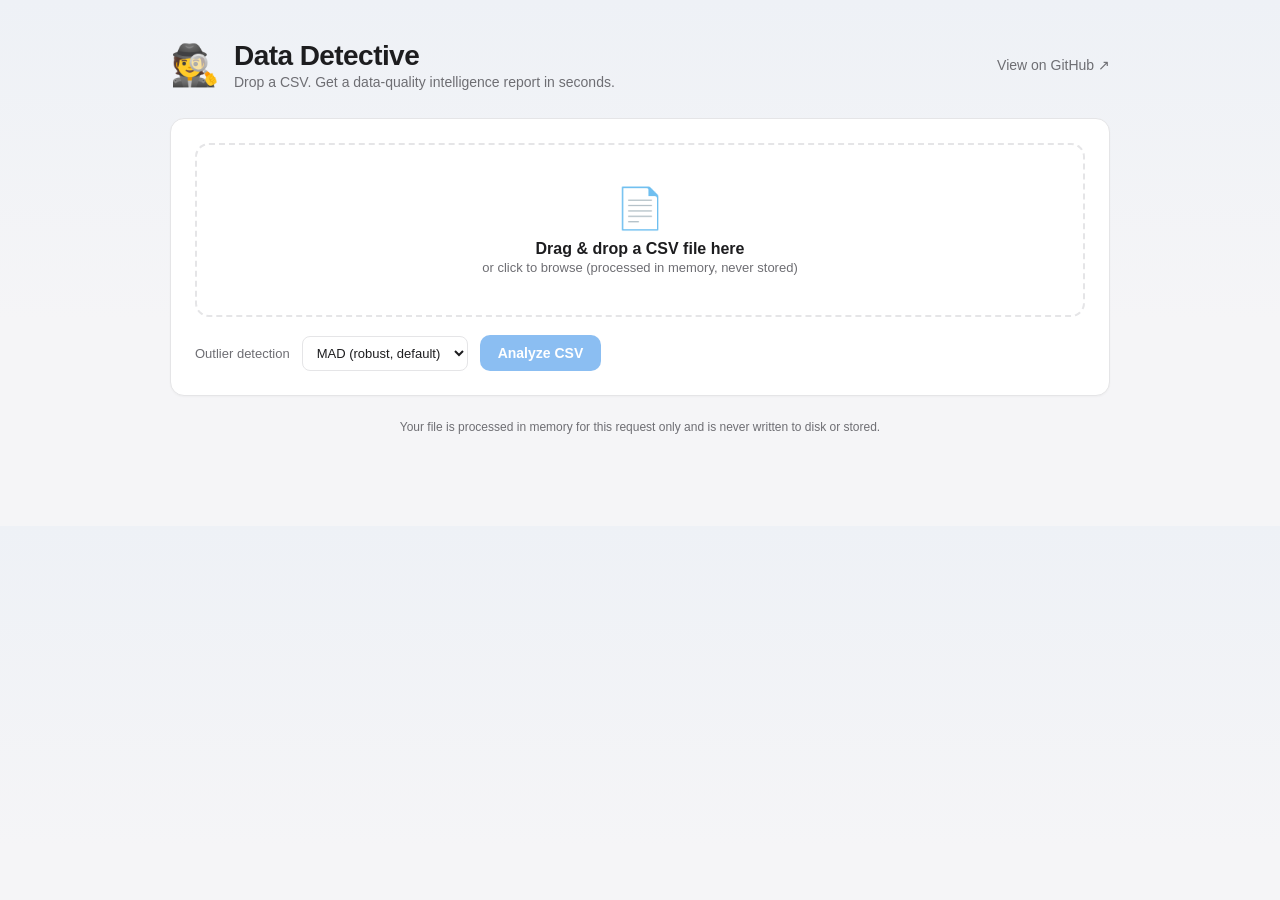
<file: frontend/index.html>
<!DOCTYPE html>
<html lang="en">
<head>
<meta charset="UTF-8" />
<meta name="viewport" content="width=device-width, initial-scale=1.0" />
<title>Data Detective: Instant CSV Intelligence</title>
<link rel="stylesheet" href="styles.css" />
</head>
<body>
<div class="shell">

  <header class="top">
    <div class="brand">
      <span class="brand-icon">🕵️</span>
      <div>
        <h1>Data Detective</h1>
        <p>Drop a CSV. Get a data-quality intelligence report in seconds.</p>
      </div>
    </div>
    <a class="link-muted" href="https://github.com/murs5l/data-detective" target="_blank" rel="noopener">
      View on GitHub ↗
    </a>
  </header>

  <section id="upload-section" class="card upload-card">
    <div id="dropzone" class="dropzone">
      <div class="dropzone-icon">📄</div>
      <p class="dropzone-title">Drag &amp; drop a CSV file here</p>
      <p class="dropzone-sub">or click to browse (processed in memory, never stored)</p>
      <input id="file-input" type="file" accept=".csv,text/csv" hidden />
    </div>

    <div class="upload-options">
      <label for="outlier-method">Outlier detection</label>
      <select id="outlier-method">
        <option value="mad" selected>MAD (robust, default)</option>
        <option value="iqr">IQR (classic)</option>
      </select>
      <button id="analyze-btn" class="btn btn-primary" disabled>Analyze CSV</button>
      <span id="selected-filename" class="filename"></span>
    </div>

    <p id="error-banner" class="error-banner" hidden></p>
  </section>

  <section id="loading" class="card loading-card" hidden>
    <div class="spinner"></div>
    <p>Profiling your data…</p>
    <div class="progress-bar" id="progress-bar">
      <div class="progress-bar-fill" id="progress-bar-fill"></div>
    </div>
    <p class="progress-percent" id="progress-percent">0%</p>
  </section>

  <section id="results" class="results" hidden>

    <div class="card health-score-card" id="health-score-card">
      <div class="health-score-badge" id="health-score-badge">
        <div class="health-score-number" id="health-score-number">--</div>
        <div class="health-score-denom">/ 100</div>
      </div>
      <div class="health-score-main">
        <div class="health-score-heading">
          <h2>🏥 Data Health Score</h2>
          <span class="health-score-grade" id="health-score-grade"></span>
        </div>
        <button type="button" class="health-score-toggle" id="health-score-toggle">Show breakdown</button>
        <div class="health-score-breakdown" id="health-score-breakdown" hidden></div>
        <p class="health-score-informational" id="health-score-informational" hidden></p>
      </div>
    </div>

    <div class="card insights-card">
      <div class="card-header">
        <h2>🧠 Insights</h2>
        <div class="actions">
          <button id="download-json" class="btn btn-ghost">Download JSON</button>
          <button id="download-html" class="btn btn-ghost">Download HTML report</button>
          <button id="download-markdown" class="btn btn-ghost">Download Markdown</button>
        </div>
      </div>
      <ul id="insights-list" class="insights-list"></ul>
    </div>

    <div class="stat-grid" id="stat-grid"></div>

    <div class="card">
      <h2>🔗 Correlation Heatmap</h2>
      <div id="heatmap-wrap" class="heatmap-wrap"></div>
    </div>

    <div class="card">
      <div class="card-header">
        <h2>🔍 Column Explorer</h2>
        <select id="column-select"></select>
      </div>
      <p class="explorer-note">ID-like and constant columns are left out here since a chart of them isn't meaningful. See the full technical report below for those.</p>
      <div id="explorer-empty" class="empty-msg" hidden></div>
      <div id="explorer-content">
        <div class="grid-2">
          <div class="explorer-block">
            <h4>Histogram</h4>
            <div id="explorer-histogram"></div>
          </div>
          <div class="explorer-block">
            <h4>Boxplot</h4>
            <div id="explorer-boxplot"></div>
          </div>
        </div>
        <div id="explorer-stats" class="explorer-stats"></div>
      </div>
    </div>

    <details class="card details-card">
      <summary>🔬 Full technical report</summary>
      <div class="tech-grid">
        <div class="tech-box">
          <h3>Column types</h3>
          <div id="tech-column-types"></div>
        </div>
        <div class="tech-box">
          <h3>Missing values (%)</h3>
          <div id="tech-missing"></div>
        </div>
        <div class="tech-box">
          <h3>Outliers (MAD)</h3>
          <div id="tech-outliers-mad"></div>
        </div>
        <div class="tech-box">
          <h3>Outliers (IQR)</h3>
          <div id="tech-outliers-iqr"></div>
        </div>
        <div class="tech-box">
          <h3>High-cardinality columns</h3>
          <div id="tech-high-cardinality"></div>
        </div>
        <div class="tech-box">
          <h3>Constant columns</h3>
          <div id="tech-constant"></div>
        </div>
        <div class="tech-box">
          <h3>Near-constant columns</h3>
          <div id="tech-near-constant"></div>
        </div>
        <div class="tech-box">
          <h3>Possible target column</h3>
          <div id="tech-target"></div>
        </div>
        <div class="tech-box">
          <h3>Duplicate columns</h3>
          <div id="tech-dup-columns"></div>
        </div>
        <div class="tech-box">
          <h3>Correlated pairs</h3>
          <div id="tech-correlated"></div>
        </div>
        <div class="tech-box">
          <h3>Date-like columns</h3>
          <div id="tech-date-like"></div>
        </div>
        <div class="tech-box">
          <h3>Mixed-type columns</h3>
          <div id="tech-mixed-type"></div>
        </div>
        <div class="tech-box">
          <h3>Negative values (unexpected)</h3>
          <div id="tech-negative"></div>
        </div>
        <div class="tech-box">
          <h3>Memory usage (KB)</h3>
          <div id="tech-memory"></div>
        </div>
      </div>
    </details>

    <button id="reset-btn" class="btn btn-ghost reset-btn">Analyze another file</button>
  </section>

  <footer class="footer">
    <p>Your file is processed in memory for this request only and is never written to disk or stored.</p>
  </footer>

</div>

<script src="app.js"></script>
</body>
</html>
</file>
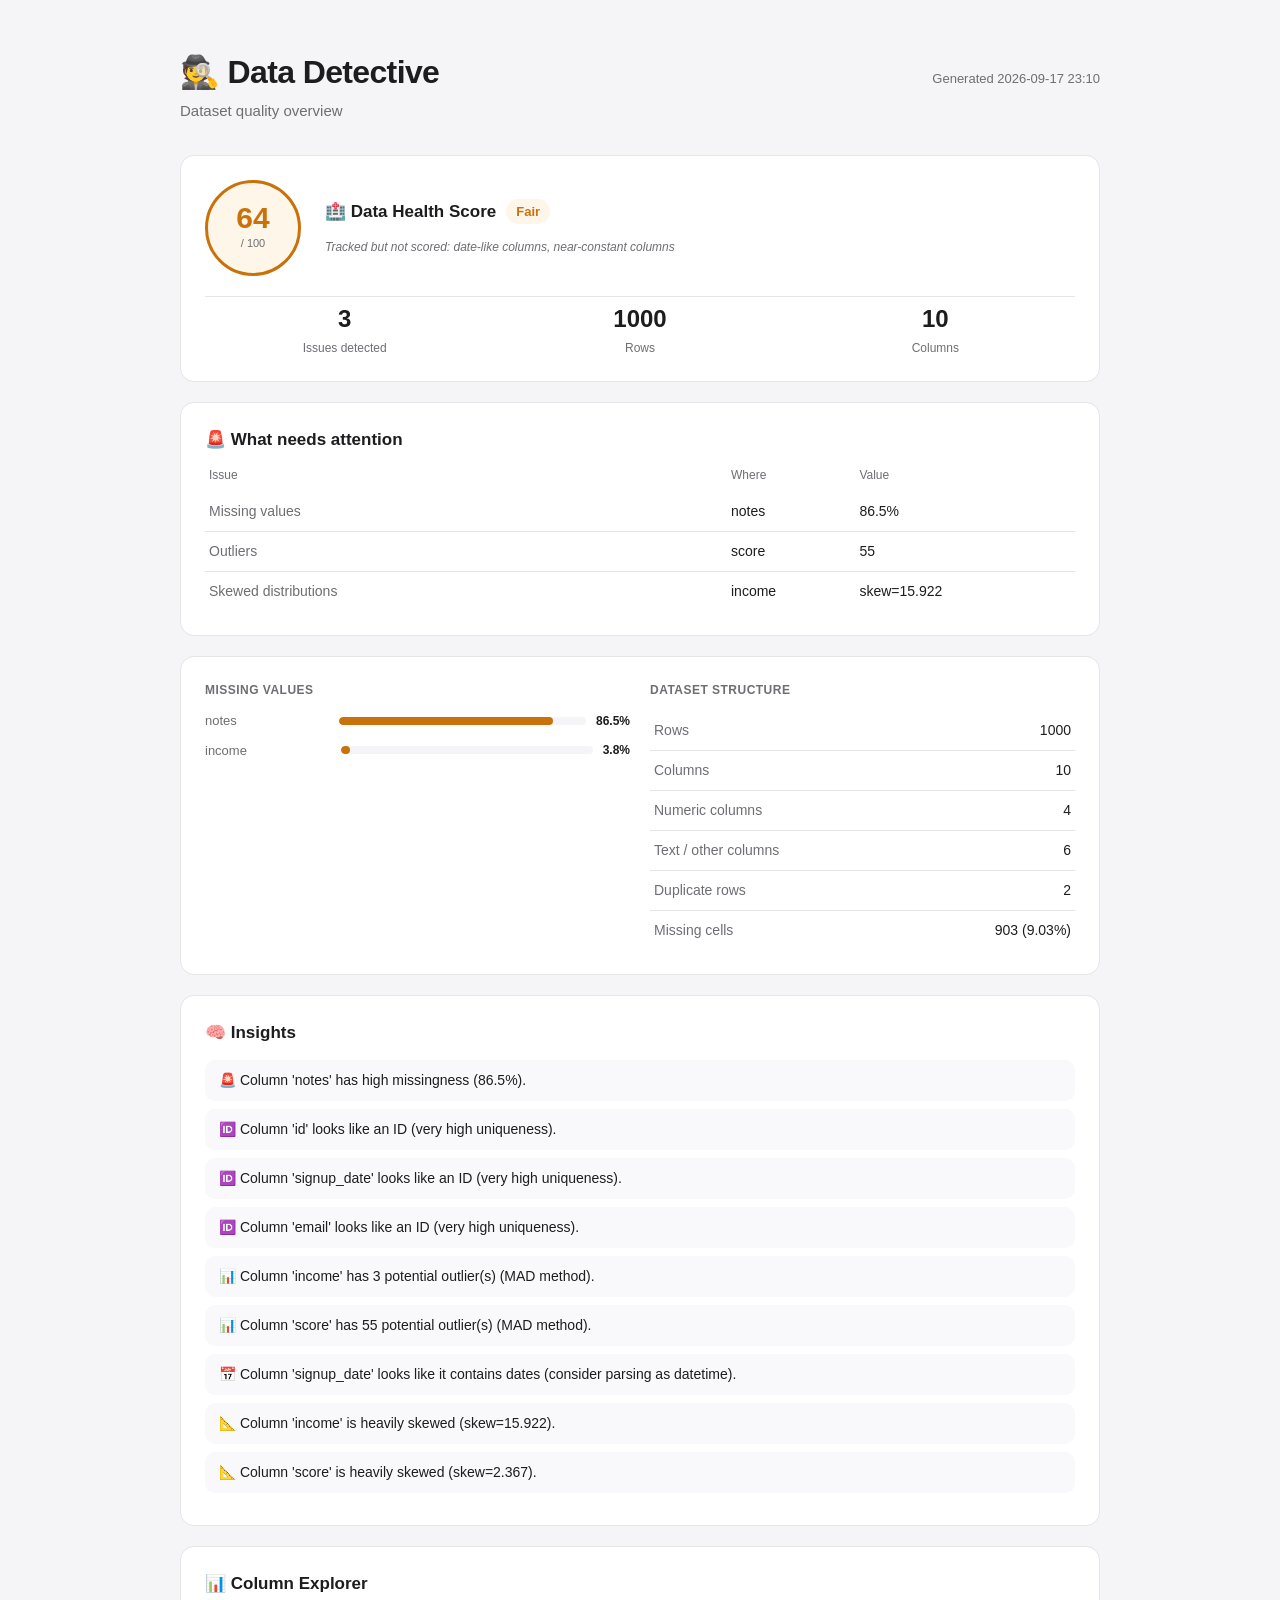
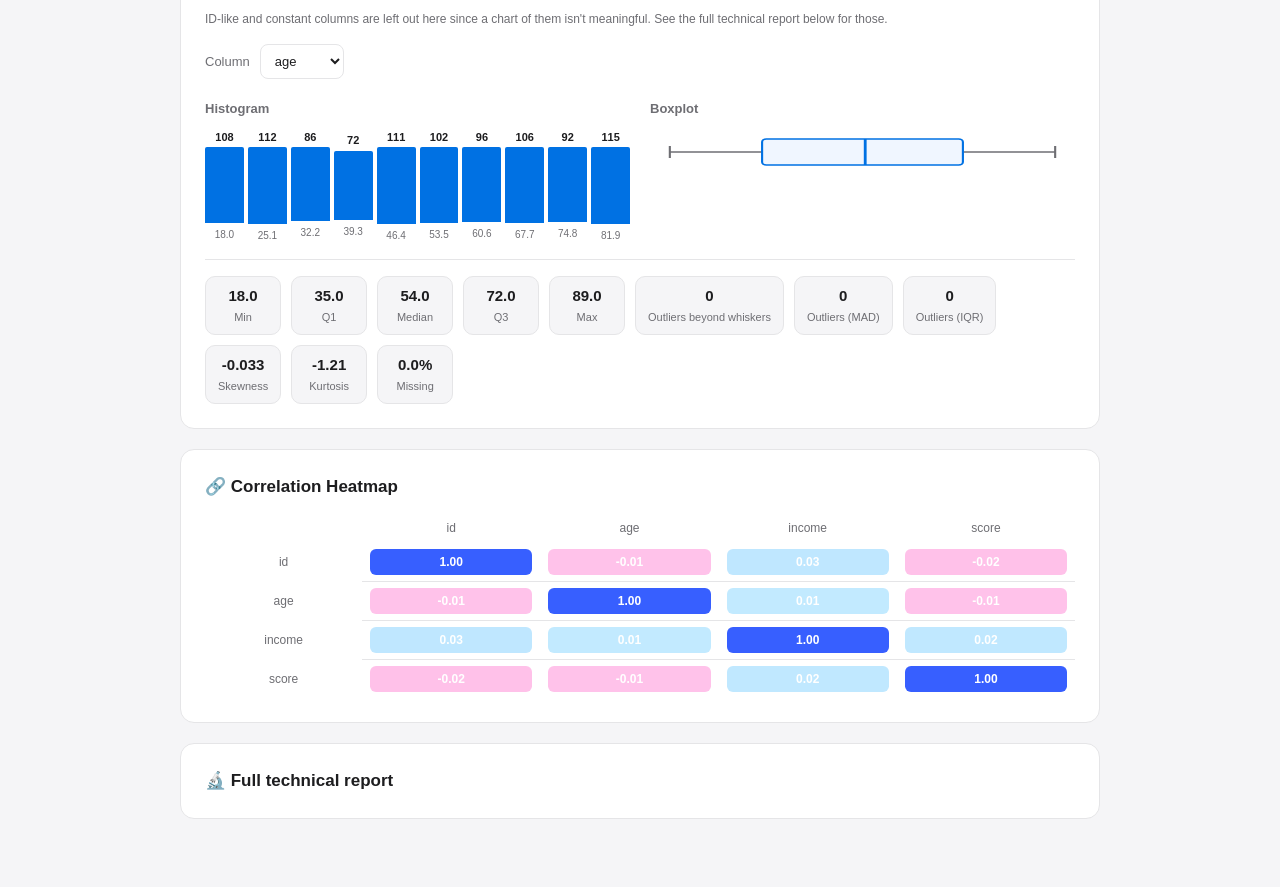
<file: examples/sample_report.html>
<!DOCTYPE html>
<html lang="en">
<head>
<meta charset="UTF-8">
<meta name="viewport" content="width=device-width, initial-scale=1.0">
<title>Data Detective Report</title>
<style>
    :root {
        --bg: #f5f5f7;
        --card-bg: #ffffff;
        --text: #1d1d1f;
        --muted: #6e6e73;
        --accent: #0071e3;
        --border: #e5e5e7;
        --danger: #d70015;
        --warning: #c9720b;
        --success: #1a8a3f;
        --success-bg: #e8f7ec;
        --warning-bg: #fff6ea;
        --danger-bg: #fdecec;
    }

    * { box-sizing: border-box; }

    body {
        font-family: -apple-system, BlinkMacSystemFont, "SF Pro Text",
                     "Segoe UI", Roboto, Helvetica, Arial, sans-serif;
        background: var(--bg);
        color: var(--text);
        margin: 0;
        padding: 48px 24px;
        line-height: 1.5;
        -webkit-font-smoothing: antialiased;
    }

    .container {
        max-width: 920px;
        margin: 0 auto;
    }

    header {
        margin-bottom: 32px;
    }

    .header-row {
        display: flex;
        align-items: baseline;
        justify-content: space-between;
        gap: 12px;
        flex-wrap: wrap;
    }

    header h1 {
        font-size: 32px;
        font-weight: 700;
        letter-spacing: -0.02em;
        margin: 0 0 4px 0;
    }

    header p {
        color: var(--muted);
        margin: 0;
        font-size: 15px;
    }

    .header-timestamp {
        font-size: 13px;
        color: var(--muted);
    }

    .box {
        background: var(--card-bg);
        border: 1px solid var(--border);
        border-radius: 14px;
        padding: 24px;
        margin-bottom: 20px;
        /* Grid items default to min-width: auto, which lets wide content
           (e.g. the correlation heatmap table) force the whole grid, and
           the page, to overflow horizontally instead of scrolling here. */
        min-width: 0;
    }

    .box h2 {
        font-size: 17px;
        font-weight: 600;
        margin: 0 0 14px 0;
        display: flex;
        align-items: center;
        gap: 8px;
    }

    .panel-title {
        font-size: 12px;
        text-transform: uppercase;
        letter-spacing: 0.04em;
        color: var(--muted);
        margin: 0 0 12px 0;
    }

    table {
        width: 100%;
        border-collapse: collapse;
        font-size: 14px;
    }

    td {
        padding: 9px 4px;
        border-bottom: 1px solid var(--border);
    }

    td:first-child {
        color: var(--muted);
        width: 60%;
    }

    td:last-child {
        font-weight: 500;
        text-align: right;
    }

    .nested-summary td:last-child,
    .nested td:last-child,
    .attention-table td:last-child {
        text-align: left;
    }

    .nested {
        width: 100%;
    }

    .nested td {
        padding: 4px 0;
        border-bottom: none;
    }

    tr:last-child td {
        border-bottom: none;
    }

    ul {
        margin: 0;
        padding-left: 20px;
        font-size: 14px;
    }

    ul li {
        margin-bottom: 6px;
    }

    .hero-card {
        display: flex;
        flex-direction: column;
        gap: 20px;
    }

    .hero-top {
        display: flex;
        align-items: center;
        gap: 24px;
    }

    .health-score-badge {
        flex-shrink: 0;
        width: 96px;
        height: 96px;
        border-radius: 50%;
        display: flex;
        flex-direction: column;
        align-items: center;
        justify-content: center;
        background: var(--success-bg);
        border: 3px solid var(--success);
    }

    .health-score-number {
        font-size: 30px;
        font-weight: 700;
        line-height: 1;
        color: var(--success);
    }

    .health-score-denom {
        font-size: 11px;
        color: var(--muted);
        margin-top: 2px;
    }

    .health-score-badge.grade-fair {
        background: var(--warning-bg);
        border-color: var(--warning);
    }
    .health-score-badge.grade-fair .health-score-number {
        color: var(--warning);
    }

    .health-score-badge.grade-poor {
        background: var(--danger-bg);
        border-color: var(--danger);
    }
    .health-score-badge.grade-poor .health-score-number {
        color: var(--danger);
    }

    .hero-heading {
        flex: 1;
        min-width: 0;
        display: flex;
        align-items: center;
        gap: 10px;
        flex-wrap: wrap;
    }

    .hero-heading h2 {
        margin: 0;
    }

    .health-score-grade {
        font-size: 13px;
        font-weight: 600;
        padding: 3px 10px;
        border-radius: 999px;
        background: var(--success-bg);
        color: var(--success);
    }

    .health-score-grade.grade-fair {
        background: var(--warning-bg);
        color: var(--warning);
    }

    .health-score-grade.grade-poor {
        background: var(--danger-bg);
        color: var(--danger);
    }

    .health-score-informational {
        flex-basis: 100%;
        font-size: 12px;
        color: var(--muted);
        font-style: italic;
        margin: 4px 0 0 0;
    }

    .hero-stats {
        display: grid;
        grid-template-columns: repeat(auto-fit, minmax(120px, 1fr));
        gap: 16px;
        padding-top: 4px;
        border-top: 1px solid var(--border);
    }

    .hero-stat {
        text-align: center;
    }

    .hero-stat-value {
        font-size: 24px;
        font-weight: 700;
    }

    .hero-stat-label {
        font-size: 12px;
        color: var(--muted);
        margin-top: 2px;
    }

    .attention-table th {
        text-align: left;
        font-size: 12px;
        color: var(--muted);
        font-weight: 500;
        padding: 0 4px 8px 4px;
    }

    .partial-analysis-notice {
        font-size: 13px;
        color: var(--warning);
        background: var(--warning-bg);
        border-radius: 8px;
        padding: 10px 14px;
        margin: 0;
    }

    .insights-list {
        list-style: none;
        padding-left: 0;
    }

    .insights-list li {
        background: #f9f9fb;
        border-radius: 10px;
        padding: 10px 14px;
        margin-bottom: 8px;
        font-size: 14px;
    }

    .empty {
        color: var(--muted);
        font-size: 14px;
        font-style: italic;
        margin: 0;
    }

    .grid-2 {
        display: grid;
        grid-template-columns: 1fr 1fr;
        gap: 20px;
    }

    @media (max-width: 640px) {
        .grid-2 { grid-template-columns: 1fr; }
    }

    .missing-bar-list {
        display: flex;
        flex-direction: column;
        gap: 10px;
    }

    .missing-bar-row {
        display: grid;
        grid-template-columns: minmax(0, 1fr) 2fr auto;
        align-items: center;
        gap: 10px;
        font-size: 13px;
    }

    .missing-bar-label {
        overflow: hidden;
        text-overflow: ellipsis;
        white-space: nowrap;
        color: var(--muted);
    }

    .missing-bar-track {
        background: var(--bg);
        border-radius: 999px;
        height: 8px;
        overflow: hidden;
    }

    .missing-bar-fill {
        background: var(--warning);
        height: 100%;
        border-radius: 999px;
    }

    .missing-bar-value {
        font-weight: 600;
        font-size: 12px;
        text-align: right;
    }

    .heatmap-wrap {
        overflow-x: auto;
    }

    .heatmap-table {
        border-collapse: collapse;
        font-size: 12px;
    }

    .heatmap-table th,
    .heatmap-table td {
        padding: 6px 8px;
        text-align: center;
        white-space: nowrap;
    }

    .heatmap-table th {
        color: var(--muted);
        font-weight: 500;
    }

    .heatmap-cell {
        border-radius: 6px;
        font-weight: 600;
        color: #fff;
        min-width: 46px;
        padding: 4px 0;
    }

    .explorer-note {
        font-size: 12px;
        color: var(--muted);
        margin: 0 0 16px 0;
    }

    .explorer-controls {
        display: flex;
        align-items: center;
        gap: 10px;
        margin-bottom: 20px;
    }

    .explorer-controls label {
        font-size: 13px;
        color: var(--muted);
    }

    .explorer-controls select {
        border: 1px solid var(--border);
        border-radius: 8px;
        padding: 8px 10px;
        font-size: 13px;
        background: var(--card-bg);
        color: var(--text);
    }

    .explorer-block h4 {
        margin: 0 0 10px 0;
        font-size: 13px;
        font-weight: 600;
        color: var(--muted);
    }

    .explorer-hist-bars {
        display: flex;
        align-items: flex-end;
        gap: 4px;
        height: 110px;
    }

    .explorer-hist-bar-wrap {
        flex: 1;
        display: flex;
        flex-direction: column;
        align-items: center;
        justify-content: flex-end;
        height: 100%;
        min-width: 0;
    }

    .explorer-hist-count {
        font-size: 11px;
        font-weight: 600;
        color: var(--text);
        margin-bottom: 2px;
    }

    .hist-bar {
        width: 100%;
        background: var(--accent);
        border-radius: 2px 2px 0 0;
        min-height: 2px;
    }

    .explorer-hist-edge {
        font-size: 10px;
        color: var(--muted);
        margin-top: 4px;
        white-space: nowrap;
        overflow: hidden;
        text-overflow: ellipsis;
        max-width: 100%;
    }

    .explorer-stats {
        display: flex;
        flex-wrap: wrap;
        gap: 10px;
        margin-top: 20px;
        padding-top: 16px;
        border-top: 1px solid var(--border);
    }

    .stat-chip {
        background: var(--bg);
        border: 1px solid var(--border);
        border-radius: 10px;
        padding: 8px 12px;
        text-align: center;
        min-width: 76px;
    }

    .stat-chip-value {
        display: block;
        font-size: 15px;
        font-weight: 700;
    }

    .stat-chip-label {
        display: block;
        font-size: 11px;
        color: var(--muted);
        margin-top: 2px;
    }

    .box-plot-svg {
        width: 100%;
        height: 46px;
        display: block;
    }

    .box-whisker {
        stroke: var(--muted);
        stroke-width: 1.5;
    }

    .box-rect {
        fill: #f0f6ff;
        stroke: var(--accent);
        stroke-width: 1.5;
    }

    .box-median {
        stroke: var(--accent);
        stroke-width: 2;
    }

    .box-outlier {
        fill: var(--danger);
        opacity: 0.7;
    }

    .details-card summary {
        cursor: pointer;
        font-weight: 600;
        font-size: 17px;
        list-style: none;
    }

    .details-card summary::-webkit-details-marker {
        display: none;
    }

    .details-card[open] summary {
        margin-bottom: 16px;
    }

    .tech-grid {
        display: grid;
        grid-template-columns: repeat(auto-fit, minmax(220px, 1fr));
        gap: 18px;
    }

    .tech-box h3 {
        font-size: 12px;
        text-transform: uppercase;
        letter-spacing: 0.04em;
        color: var(--muted);
        margin: 0 0 8px 0;
    }
</style>
</head>
<body>
<div class="container">

    <header>
        <div class="header-row">
            <h1>🕵️ Data Detective</h1>
            <span class="header-timestamp">Generated 2026-09-17 23:10</span>
        </div>
        <p>Dataset quality overview</p>
    </header>

    
    <div class="box hero-card">
        <div class="hero-top">
            <div class="health-score-badge grade-fair">
                <div class="health-score-number">64</div>
                <div class="health-score-denom">/ 100</div>
            </div>
            <div class="hero-heading">
                <h2>🏥 Data Health Score</h2>
                <span class="health-score-grade grade-fair">Fair</span>
                <p class="health-score-informational">Tracked but not scored: date-like columns, near-constant columns</p>
            </div>
        </div>
        <div class="hero-stats">
            <div class="hero-stat">
                <div class="hero-stat-value">3</div>
                <div class="hero-stat-label">Issues detected</div>
            </div>
            <div class="hero-stat">
                <div class="hero-stat-value">1000</div>
                <div class="hero-stat-label">Rows</div>
            </div>
            <div class="hero-stat">
                <div class="hero-stat-value">10</div>
                <div class="hero-stat-label">Columns</div>
            </div>
        </div>
    </div>

    <div class="box">
        <h2>🚨 What needs attention</h2>
        <table class="attention-table"><thead><tr><th>Issue</th><th>Where</th><th>Value</th></tr></thead><tbody><tr><td>Missing values</td><td>notes</td><td>86.5%</td></tr><tr><td>Outliers</td><td>score</td><td>55</td></tr><tr><td>Skewed distributions</td><td>income</td><td>skew=15.922</td></tr></tbody></table>
    </div>

    
    <div class="box">
        <div class="grid-2">
            <div>
                <h3 class="panel-title">Missing values</h3>
                <div class="missing-bar-list"><div class="missing-bar-row"><span class="missing-bar-label">notes</span><div class="missing-bar-track"><div class="missing-bar-fill" style="width:86.5%"></div></div><span class="missing-bar-value">86.5%</span></div><div class="missing-bar-row"><span class="missing-bar-label">income</span><div class="missing-bar-track"><div class="missing-bar-fill" style="width:3.8%"></div></div><span class="missing-bar-value">3.8%</span></div></div>
            </div>
            <div>
                <h3 class="panel-title">Dataset structure</h3>
                <table><tbody><tr><td>Rows</td><td>1000</td></tr><tr><td>Columns</td><td>10</td></tr><tr><td>Numeric columns</td><td>4</td></tr><tr><td>Text / other columns</td><td>6</td></tr><tr><td>Duplicate rows</td><td>2</td></tr><tr><td>Missing cells</td><td>903 (9.03%)</td></tr></tbody></table>
            </div>
        </div>
    </div>

    <div class="box">
        <h2>🧠 Insights</h2>
        <ul class="insights-list"><li class="insight">🚨 Column &#x27;notes&#x27; has high missingness (86.5%).</li><li class="insight">🆔 Column &#x27;id&#x27; looks like an ID (very high uniqueness).</li><li class="insight">🆔 Column &#x27;signup_date&#x27; looks like an ID (very high uniqueness).</li><li class="insight">🆔 Column &#x27;email&#x27; looks like an ID (very high uniqueness).</li><li class="insight">📊 Column &#x27;income&#x27; has 3 potential outlier(s) (MAD method).</li><li class="insight">📊 Column &#x27;score&#x27; has 55 potential outlier(s) (MAD method).</li><li class="insight">📅 Column &#x27;signup_date&#x27; looks like it contains dates (consider parsing as datetime).</li><li class="insight">📐 Column &#x27;income&#x27; is heavily skewed (skew=15.922).</li><li class="insight">📐 Column &#x27;score&#x27; is heavily skewed (skew=2.367).</li></ul>
    </div>

    <div class="box">
        <h2>📊 Column Explorer</h2>
        <p class="explorer-note">ID-like and constant columns are left out here since a chart of them isn't meaningful. See the full technical report below for those.</p><div class="explorer-controls"><label for="column-select">Column</label><select id="column-select" onchange="ddShowColumn(this.value)"><option value="age">age</option><option value="income">income</option><option value="score">score</option></select></div><div id="explorer-blocks"><div class="explorer-panel" data-column="age"><div class="grid-2"><div class="explorer-block"><h4>Histogram</h4><div class="explorer-hist-bars"><div class="explorer-hist-bar-wrap" title="18.0 to 25.1: 108 rows"><div class="explorer-hist-count">108</div><div class="hist-bar" style="height:93.9%"></div><div class="explorer-hist-edge">18.0</div></div><div class="explorer-hist-bar-wrap" title="25.1 to 32.2: 112 rows"><div class="explorer-hist-count">112</div><div class="hist-bar" style="height:97.4%"></div><div class="explorer-hist-edge">25.1</div></div><div class="explorer-hist-bar-wrap" title="32.2 to 39.3: 86 rows"><div class="explorer-hist-count">86</div><div class="hist-bar" style="height:74.8%"></div><div class="explorer-hist-edge">32.2</div></div><div class="explorer-hist-bar-wrap" title="39.3 to 46.4: 72 rows"><div class="explorer-hist-count">72</div><div class="hist-bar" style="height:62.6%"></div><div class="explorer-hist-edge">39.3</div></div><div class="explorer-hist-bar-wrap" title="46.4 to 53.5: 111 rows"><div class="explorer-hist-count">111</div><div class="hist-bar" style="height:96.5%"></div><div class="explorer-hist-edge">46.4</div></div><div class="explorer-hist-bar-wrap" title="53.5 to 60.6: 102 rows"><div class="explorer-hist-count">102</div><div class="hist-bar" style="height:88.7%"></div><div class="explorer-hist-edge">53.5</div></div><div class="explorer-hist-bar-wrap" title="60.6 to 67.7: 96 rows"><div class="explorer-hist-count">96</div><div class="hist-bar" style="height:83.5%"></div><div class="explorer-hist-edge">60.6</div></div><div class="explorer-hist-bar-wrap" title="67.7 to 74.8: 106 rows"><div class="explorer-hist-count">106</div><div class="hist-bar" style="height:92.2%"></div><div class="explorer-hist-edge">67.7</div></div><div class="explorer-hist-bar-wrap" title="74.8 to 81.9: 92 rows"><div class="explorer-hist-count">92</div><div class="hist-bar" style="height:80.0%"></div><div class="explorer-hist-edge">74.8</div></div><div class="explorer-hist-bar-wrap" title="81.9 to 89.0: 115 rows"><div class="explorer-hist-count">115</div><div class="hist-bar" style="height:100.0%"></div><div class="explorer-hist-edge">81.9</div></div></div></div><div class="explorer-block"><h4>Boxplot</h4><svg class="box-plot-svg" viewBox="0 0 300 46" preserveAspectRatio="none"><line class="box-whisker" x1="14.0" y1="23.0" x2="286.0" y2="23.0" /><line class="box-whisker" x1="14.0" y1="17.0" x2="14.0" y2="29.0" /><line class="box-whisker" x1="286.0" y1="17.0" x2="286.0" y2="29.0" /><rect class="box-rect" x="79.12676056338027" y="10.0" width="141.74647887323943" height="26" rx="3" /><line class="box-median" x1="151.91549295774647" y1="10.0" x2="151.91549295774647" y2="36.0" /></svg></div></div><div class="explorer-stats"><div class="stat-chip"><span class="stat-chip-value">18.0</span><span class="stat-chip-label">Min</span></div><div class="stat-chip"><span class="stat-chip-value">35.0</span><span class="stat-chip-label">Q1</span></div><div class="stat-chip"><span class="stat-chip-value">54.0</span><span class="stat-chip-label">Median</span></div><div class="stat-chip"><span class="stat-chip-value">72.0</span><span class="stat-chip-label">Q3</span></div><div class="stat-chip"><span class="stat-chip-value">89.0</span><span class="stat-chip-label">Max</span></div><div class="stat-chip"><span class="stat-chip-value">0</span><span class="stat-chip-label">Outliers beyond whiskers</span></div><div class="stat-chip"><span class="stat-chip-value">0</span><span class="stat-chip-label">Outliers (MAD)</span></div><div class="stat-chip"><span class="stat-chip-value">0</span><span class="stat-chip-label">Outliers (IQR)</span></div><div class="stat-chip"><span class="stat-chip-value">-0.033</span><span class="stat-chip-label">Skewness</span></div><div class="stat-chip"><span class="stat-chip-value">-1.21</span><span class="stat-chip-label">Kurtosis</span></div><div class="stat-chip"><span class="stat-chip-value">0.0%</span><span class="stat-chip-label">Missing</span></div></div></div><div class="explorer-panel" hidden data-column="income"><div class="grid-2"><div class="explorer-block"><h4>Histogram</h4><div class="explorer-hist-bars"><div class="explorer-hist-bar-wrap" title="-17968.26 to 88088.135: 916 rows"><div class="explorer-hist-count">916</div><div class="hist-bar" style="height:100.0%"></div><div class="explorer-hist-edge">-17968.26</div></div><div class="explorer-hist-bar-wrap" title="88088.135 to 194144.53: 44 rows"><div class="explorer-hist-count">44</div><div class="hist-bar" style="height:4.8%"></div><div class="explorer-hist-edge">88088.135</div></div><div class="explorer-hist-bar-wrap" title="194144.53 to 300200.925: 0 rows"><div class="explorer-hist-count">0</div><div class="hist-bar" style="height:2.0%"></div><div class="explorer-hist-edge">194144.53</div></div><div class="explorer-hist-bar-wrap" title="300200.925 to 406257.32: 0 rows"><div class="explorer-hist-count">0</div><div class="hist-bar" style="height:2.0%"></div><div class="explorer-hist-edge">300200.925</div></div><div class="explorer-hist-bar-wrap" title="406257.32 to 512313.715: 0 rows"><div class="explorer-hist-count">0</div><div class="hist-bar" style="height:2.0%"></div><div class="explorer-hist-edge">406257.32</div></div><div class="explorer-hist-bar-wrap" title="512313.715 to 618370.11: 0 rows"><div class="explorer-hist-count">0</div><div class="hist-bar" style="height:2.0%"></div><div class="explorer-hist-edge">512313.715</div></div><div class="explorer-hist-bar-wrap" title="618370.11 to 724426.504: 1 rows"><div class="explorer-hist-count">1</div><div class="hist-bar" style="height:2.0%"></div><div class="explorer-hist-edge">618370.11</div></div><div class="explorer-hist-bar-wrap" title="724426.504 to 830482.899: 0 rows"><div class="explorer-hist-count">0</div><div class="hist-bar" style="height:2.0%"></div><div class="explorer-hist-edge">724426.504</div></div><div class="explorer-hist-bar-wrap" title="830482.899 to 936539.294: 0 rows"><div class="explorer-hist-count">0</div><div class="hist-bar" style="height:2.0%"></div><div class="explorer-hist-edge">830482.899</div></div><div class="explorer-hist-bar-wrap" title="936539.294 to 1042595.689: 1 rows"><div class="explorer-hist-count">1</div><div class="hist-bar" style="height:2.0%"></div><div class="explorer-hist-edge">936539.294</div></div></div></div><div class="explorer-block"><h4>Boxplot</h4><svg class="box-plot-svg" viewBox="0 0 300 46" preserveAspectRatio="none"><line class="box-whisker" x1="19.11244275756539" y1="23.0" x2="45.790361224130194" y2="23.0" /><line class="box-whisker" x1="19.11244275756539" y1="17.0" x2="19.11244275756539" y2="29.0" /><line class="box-whisker" x1="45.790361224130194" y1="17.0" x2="45.790361224130194" y2="29.0" /><rect class="box-rect" x="29.163324937796844" y="10.0" width="6.750024334459063" height="26" rx="3" /><line class="box-median" x1="32.67953737130094" y1="10.0" x2="32.67953737130094" y2="36.0" /><circle class="box-outlier" cx="17.507878014812665" cy="23.0" r="3" /><circle class="box-outlier" cx="19.004080183004596" cy="23.0" r="3" /><circle class="box-outlier" cx="286.0" cy="23.0" r="3" /><circle class="box-outlier" cx="17.681939824262308" cy="23.0" r="3" /><circle class="box-outlier" cx="14.0" cy="23.0" r="3" /><circle class="box-outlier" cx="47.12339118553237" cy="23.0" r="3" /><circle class="box-outlier" cx="18.46467810306458" cy="23.0" r="3" /><circle class="box-outlier" cx="193.93797933254095" cy="23.0" r="3" /><circle class="box-outlier" cx="46.61832751586392" cy="23.0" r="3" /><circle class="box-outlier" cx="18.007855937407506" cy="23.0" r="3" /><circle class="box-outlier" cx="17.553580492297122" cy="23.0" r="3" /></svg></div></div><div class="explorer-stats"><div class="stat-chip"><span class="stat-chip-value">-17968.26</span><span class="stat-chip-label">Min</span></div><div class="stat-chip"><span class="stat-chip-value">41155.548</span><span class="stat-chip-label">Q1</span></div><div class="stat-chip"><span class="stat-chip-value">54865.725</span><span class="stat-chip-label">Median</span></div><div class="stat-chip"><span class="stat-chip-value">67474.785</span><span class="stat-chip-label">Q3</span></div><div class="stat-chip"><span class="stat-chip-value">1042595.689</span><span class="stat-chip-label">Max</span></div><div class="stat-chip"><span class="stat-chip-value">11</span><span class="stat-chip-label">Outliers beyond whiskers</span></div><div class="stat-chip"><span class="stat-chip-value">3</span><span class="stat-chip-label">Outliers (MAD)</span></div><div class="stat-chip"><span class="stat-chip-value">11</span><span class="stat-chip-label">Outliers (IQR)</span></div><div class="stat-chip"><span class="stat-chip-value">15.922</span><span class="stat-chip-label">Skewness</span></div><div class="stat-chip"><span class="stat-chip-value">338.445</span><span class="stat-chip-label">Kurtosis</span></div><div class="stat-chip"><span class="stat-chip-value">3.8%</span><span class="stat-chip-label">Missing</span></div></div></div><div class="explorer-panel" hidden data-column="score"><div class="grid-2"><div class="explorer-block"><h4>Histogram</h4><div class="explorer-hist-bars"><div class="explorer-hist-bar-wrap" title="0.07 to 47.654: 614 rows"><div class="explorer-hist-count">614</div><div class="hist-bar" style="height:100.0%"></div><div class="explorer-hist-edge">0.07</div></div><div class="explorer-hist-bar-wrap" title="47.654 to 95.238: 238 rows"><div class="explorer-hist-count">238</div><div class="hist-bar" style="height:38.8%"></div><div class="explorer-hist-edge">47.654</div></div><div class="explorer-hist-bar-wrap" title="95.238 to 142.822: 80 rows"><div class="explorer-hist-count">80</div><div class="hist-bar" style="height:13.0%"></div><div class="explorer-hist-edge">95.238</div></div><div class="explorer-hist-bar-wrap" title="142.822 to 190.406: 40 rows"><div class="explorer-hist-count">40</div><div class="hist-bar" style="height:6.5%"></div><div class="explorer-hist-edge">142.822</div></div><div class="explorer-hist-bar-wrap" title="190.406 to 237.99: 15 rows"><div class="explorer-hist-count">15</div><div class="hist-bar" style="height:2.4%"></div><div class="explorer-hist-edge">190.406</div></div><div class="explorer-hist-bar-wrap" title="237.99 to 285.574: 7 rows"><div class="explorer-hist-count">7</div><div class="hist-bar" style="height:2.0%"></div><div class="explorer-hist-edge">237.99</div></div><div class="explorer-hist-bar-wrap" title="285.574 to 333.158: 4 rows"><div class="explorer-hist-count">4</div><div class="hist-bar" style="height:2.0%"></div><div class="explorer-hist-edge">285.574</div></div><div class="explorer-hist-bar-wrap" title="333.158 to 380.742: 1 rows"><div class="explorer-hist-count">1</div><div class="hist-bar" style="height:2.0%"></div><div class="explorer-hist-edge">333.158</div></div><div class="explorer-hist-bar-wrap" title="380.742 to 428.326: 0 rows"><div class="explorer-hist-count">0</div><div class="hist-bar" style="height:2.0%"></div><div class="explorer-hist-edge">380.742</div></div><div class="explorer-hist-bar-wrap" title="428.326 to 475.91: 1 rows"><div class="explorer-hist-count">1</div><div class="hist-bar" style="height:2.0%"></div><div class="explorer-hist-edge">428.326</div></div></div></div><div class="explorer-block"><h4>Boxplot</h4><svg class="box-plot-svg" viewBox="0 0 300 46" preserveAspectRatio="none"><line class="box-whisker" x1="14.0" y1="23.0" x2="97.74815063887021" y2="23.0" /><line class="box-whisker" x1="14.0" y1="17.0" x2="14.0" y2="29.0" /><line class="box-whisker" x1="97.74815063887021" y1="17.0" x2="97.74815063887021" y2="29.0" /><rect class="box-rect" x="22.208473436449225" y="10.0" width="30.291324815063888" height="26" rx="3" /><line class="box-median" x1="33.72091459314055" y1="10.0" x2="33.72091459314055" y2="36.0" /><circle class="box-outlier" cx="100.07464694014794" cy="23.0" r="3" /><circle class="box-outlier" cx="104.80195023537323" cy="23.0" r="3" /><circle class="box-outlier" cx="109.81506388702084" cy="23.0" r="3" /><circle class="box-outlier" cx="102.31540013449899" cy="23.0" r="3" /><circle class="box-outlier" cx="125.01445864156018" cy="23.0" r="3" /><circle class="box-outlier" cx="146.82178883658372" cy="23.0" r="3" /><circle class="box-outlier" cx="119.05245460659044" cy="23.0" r="3" /><circle class="box-outlier" cx="109.11197041022193" cy="23.0" r="3" /><circle class="box-outlier" cx="101.72663080026899" cy="23.0" r="3" /><circle class="box-outlier" cx="156.29926025554806" cy="23.0" r="3" /><circle class="box-outlier" cx="114.19939475453936" cy="23.0" r="3" /><circle class="box-outlier" cx="146.25016812373906" cy="23.0" r="3" /><circle class="box-outlier" cx="191.83120376597174" cy="23.0" r="3" /><circle class="box-outlier" cx="231.59314055144588" cy="23.0" r="3" /><circle class="box-outlier" cx="146.40450571620713" cy="23.0" r="3" /><circle class="box-outlier" cx="107.89441829186282" cy="23.0" r="3" /><circle class="box-outlier" cx="129.364492266308" cy="23.0" r="3" /><circle class="box-outlier" cx="141.19704102219234" cy="23.0" r="3" /><circle class="box-outlier" cx="107.41997310020176" cy="23.0" r="3" /><circle class="box-outlier" cx="129.07868190988566" cy="23.0" r="3" /><circle class="box-outlier" cx="122.39643577673166" cy="23.0" r="3" /><circle class="box-outlier" cx="100.69771351714861" cy="23.0" r="3" /><circle class="box-outlier" cx="113.88500336247478" cy="23.0" r="3" /><circle class="box-outlier" cx="100.50336247478144" cy="23.0" r="3" /><circle class="box-outlier" cx="184.6173503698722" cy="23.0" r="3" /><circle class="box-outlier" cx="127.8782784129119" cy="23.0" r="3" /><circle class="box-outlier" cx="103.9273705447209" cy="23.0" r="3" /><circle class="box-outlier" cx="202.7091459314055" cy="23.0" r="3" /><circle class="box-outlier" cx="111.70141223940821" cy="23.0" r="3" /><circle class="box-outlier" cx="192.2656355077337" cy="23.0" r="3" /><circle class="box-outlier" cx="151.47478143913918" cy="23.0" r="3" /><circle class="box-outlier" cx="121.42468056489575" cy="23.0" r="3" /><circle class="box-outlier" cx="149.19973100201747" cy="23.0" r="3" /><circle class="box-outlier" cx="110.36953597848016" cy="23.0" r="3" /><circle class="box-outlier" cx="132.46267652992603" cy="23.0" r="3" /><circle class="box-outlier" cx="109.00907868190988" cy="23.0" r="3" /><circle class="box-outlier" cx="113.98789509078682" cy="23.0" r="3" /><circle class="box-outlier" cx="113.97646267652993" cy="23.0" r="3" /><circle class="box-outlier" cx="286.0" cy="23.0" r="3" /><circle class="box-outlier" cx="160.80363147276395" cy="23.0" r="3" /><circle class="box-outlier" cx="99.41156691324815" cy="23.0" r="3" /><circle class="box-outlier" cx="98.21116341627437" cy="23.0" r="3" /><circle class="box-outlier" cx="132.52555480833894" cy="23.0" r="3" /><circle class="box-outlier" cx="114.01647612642904" cy="23.0" r="3" /><circle class="box-outlier" cx="152.2121721587088" cy="23.0" r="3" /><circle class="box-outlier" cx="105.54505716207127" cy="23.0" r="3" /><circle class="box-outlier" cx="105.56792199058506" cy="23.0" r="3" /><circle class="box-outlier" cx="124.33422999327504" cy="23.0" r="3" /><circle class="box-outlier" cx="100.98924008069939" cy="23.0" r="3" /><circle class="box-outlier" cx="155.20174848688634" cy="23.0" r="3" /></svg></div></div><div class="explorer-stats"><div class="stat-chip"><span class="stat-chip-value">0.07</span><span class="stat-chip-label">Min</span></div><div class="stat-chip"><span class="stat-chip-value">14.43</span><span class="stat-chip-label">Q1</span></div><div class="stat-chip"><span class="stat-chip-value">34.57</span><span class="stat-chip-label">Median</span></div><div class="stat-chip"><span class="stat-chip-value">67.422</span><span class="stat-chip-label">Q3</span></div><div class="stat-chip"><span class="stat-chip-value">475.91</span><span class="stat-chip-label">Max</span></div><div class="stat-chip"><span class="stat-chip-value">50</span><span class="stat-chip-label">Outliers beyond whiskers</span></div><div class="stat-chip"><span class="stat-chip-value">55</span><span class="stat-chip-label">Outliers (MAD)</span></div><div class="stat-chip"><span class="stat-chip-value">64</span><span class="stat-chip-label">Outliers (IQR)</span></div><div class="stat-chip"><span class="stat-chip-value">2.367</span><span class="stat-chip-label">Skewness</span></div><div class="stat-chip"><span class="stat-chip-value">8.627</span><span class="stat-chip-label">Kurtosis</span></div><div class="stat-chip"><span class="stat-chip-value">0.0%</span><span class="stat-chip-label">Missing</span></div></div></div></div><script>
function ddShowColumn(col) {
    document.querySelectorAll('.explorer-panel').forEach(function (el) {
        el.hidden = el.getAttribute('data-column') !== col;
    });
}
</script>
    </div>

    <div class="box">
        <h2>🔗 Correlation Heatmap</h2>
        <div class="heatmap-wrap"><table class="heatmap-table"><thead><tr><th></th><th>id</th><th>age</th><th>income</th><th>score</th></tr></thead><tbody><tr><th>id</th><td><div class="heatmap-cell" style="background:rgb(55, 95, 255)">1.00</div></td><td><div class="heatmap-cell" style="background:rgb(255, 194, 234)">-0.01</div></td><td><div class="heatmap-cell" style="background:rgb(191, 231, 255)">0.03</div></td><td><div class="heatmap-cell" style="background:rgb(255, 193, 233)">-0.02</div></td></tr><tr><th>age</th><td><div class="heatmap-cell" style="background:rgb(255, 194, 234)">-0.01</div></td><td><div class="heatmap-cell" style="background:rgb(55, 95, 255)">1.00</div></td><td><div class="heatmap-cell" style="background:rgb(194, 234, 255)">0.01</div></td><td><div class="heatmap-cell" style="background:rgb(255, 194, 234)">-0.01</div></td></tr><tr><th>income</th><td><div class="heatmap-cell" style="background:rgb(191, 231, 255)">0.03</div></td><td><div class="heatmap-cell" style="background:rgb(194, 234, 255)">0.01</div></td><td><div class="heatmap-cell" style="background:rgb(55, 95, 255)">1.00</div></td><td><div class="heatmap-cell" style="background:rgb(192, 232, 255)">0.02</div></td></tr><tr><th>score</th><td><div class="heatmap-cell" style="background:rgb(255, 193, 233)">-0.02</div></td><td><div class="heatmap-cell" style="background:rgb(255, 194, 234)">-0.01</div></td><td><div class="heatmap-cell" style="background:rgb(192, 232, 255)">0.02</div></td><td><div class="heatmap-cell" style="background:rgb(55, 95, 255)">1.00</div></td></tr></tbody></table></div>
    </div>

    
    <details class="box details-card">
        <summary>🔬 Full technical report</summary>

        <div class="tech-grid"><div class="tech-box"><h3>Column types</h3><table><tbody><tr><td>id</td><td>int16</td></tr><tr><td>age</td><td>float32</td></tr><tr><td>income</td><td>float64</td></tr><tr><td>score</td><td>float32</td></tr><tr><td>signup_date</td><td>object</td></tr><tr><td>category</td><td>object</td></tr><tr><td>region</td><td>object</td></tr><tr><td>notes</td><td>object</td></tr><tr><td>email</td><td>object</td></tr><tr><td>active</td><td>bool</td></tr></tbody></table></div><div class="tech-box"><h3>Missing values (%)</h3><table><tbody><tr><td>id</td><td>0.0</td></tr><tr><td>age</td><td>0.0</td></tr><tr><td>income</td><td>3.8</td></tr><tr><td>score</td><td>0.0</td></tr><tr><td>signup_date</td><td>0.0</td></tr><tr><td>category</td><td>0.0</td></tr><tr><td>region</td><td>0.0</td></tr><tr><td>notes</td><td>86.5</td></tr><tr><td>email</td><td>0.0</td></tr><tr><td>active</td><td>0.0</td></tr></tbody></table></div><div class="tech-box"><h3>Outliers (IQR)</h3><table><tbody><tr><td>id</td><td>0</td></tr><tr><td>age</td><td>0</td></tr><tr><td>income</td><td>11</td></tr><tr><td>score</td><td>64</td></tr></tbody></table></div><div class="tech-box"><h3>Outliers (MAD)</h3><table><tbody><tr><td>id</td><td>0</td></tr><tr><td>age</td><td>0</td></tr><tr><td>income</td><td>3</td></tr><tr><td>score</td><td>55</td></tr></tbody></table></div><div class="tech-box"><h3>Distribution shape</h3><table class="nested-summary"><tbody><tr><td>id</td><td><table class="nested"><tbody><tr><td>skewness</td><td>0.003</td></tr><tr><td>kurtosis</td><td>-1.206</td></tr></tbody></table></td></tr><tr><td>age</td><td><table class="nested"><tbody><tr><td>skewness</td><td>-0.033</td></tr><tr><td>kurtosis</td><td>-1.21</td></tr></tbody></table></td></tr><tr><td>income</td><td><table class="nested"><tbody><tr><td>skewness</td><td>15.922</td></tr><tr><td>kurtosis</td><td>338.445</td></tr></tbody></table></td></tr><tr><td>score</td><td><table class="nested"><tbody><tr><td>skewness</td><td>2.367</td></tr><tr><td>kurtosis</td><td>8.627</td></tr></tbody></table></td></tr></tbody></table></div><div class="tech-box"><h3>High-cardinality columns</h3><ul><li>id</li><li>signup_date</li><li>email</li></ul></div><div class="tech-box"><h3>Constant columns</h3><p class="empty">None found.</p></div><div class="tech-box"><h3>Near-constant columns</h3><p class="empty">None found.</p></div><div class="tech-box"><h3>Possible target column</h3><p class="empty">None found.</p></div><div class="tech-box"><h3>Duplicate columns</h3><p class="empty">None found.</p></div><div class="tech-box"><h3>Correlated pairs</h3><p class="empty">None found.</p></div><div class="tech-box"><h3>Mixed-type columns</h3><p class="empty">None found.</p></div><div class="tech-box"><h3>Negative values (unexpected)</h3><p class="empty">None found.</p></div><div class="tech-box"><h3>Memory usage (KB)</h3><table><tbody><tr><td>id</td><td>1.95</td></tr><tr><td>age</td><td>3.91</td></tr><tr><td>income</td><td>7.81</td></tr><tr><td>score</td><td>3.91</td></tr><tr><td>signup_date</td><td>74.22</td></tr><tr><td>category</td><td>56.64</td></tr><tr><td>region</td><td>60.36</td></tr><tr><td>notes</td><td>35.51</td></tr><tr><td>email</td><td>74.11</td></tr><tr><td>active</td><td>0.98</td></tr></tbody></table></div><div class="tech-box"><h3>Text column stats</h3><table class="nested-summary"><tbody><tr><td>signup_date</td><td><table class="nested"><tbody><tr><td>avg_length</td><td>19.0</td></tr><tr><td>min_length</td><td>19</td></tr><tr><td>max_length</td><td>19</td></tr><tr><td>blank_or_whitespace_only</td><td>0</td></tr></tbody></table></td></tr><tr><td>category</td><td><table class="nested"><tbody><tr><td>avg_length</td><td>1.0</td></tr><tr><td>min_length</td><td>1</td></tr><tr><td>max_length</td><td>1</td></tr><tr><td>blank_or_whitespace_only</td><td>0</td></tr></tbody></table></td></tr><tr><td>region</td><td><table class="nested"><tbody><tr><td>avg_length</td><td>4.8</td></tr><tr><td>min_length</td><td>4</td></tr><tr><td>max_length</td><td>5</td></tr><tr><td>blank_or_whitespace_only</td><td>0</td></tr></tbody></table></td></tr><tr><td>notes</td><td><table class="nested"><tbody><tr><td>avg_length</td><td>7.3</td></tr><tr><td>min_length</td><td>7</td></tr><tr><td>max_length</td><td>8</td></tr><tr><td>blank_or_whitespace_only</td><td>0</td></tr></tbody></table></td></tr><tr><td>email</td><td><table class="nested"><tbody><tr><td>avg_length</td><td>18.9</td></tr><tr><td>min_length</td><td>17</td></tr><tr><td>max_length</td><td>19</td></tr><tr><td>blank_or_whitespace_only</td><td>0</td></tr></tbody></table></td></tr></tbody></table></div><div class="tech-box"><h3>Date-like columns</h3><ul><li>signup_date</li></ul></div></div>
    </details>

</div>
</body>
</html>
</file>
<file: frontend/styles.css>
:root {
  --bg: #f5f5f7;
  --card-bg: #ffffff;
  --text: #1d1d1f;
  --muted: #6e6e73;
  --accent: #0071e3;
  --accent-dark: #005bb8;
  --border: #e5e5e7;
  --danger: #d70015;
  --danger-bg: #fdecec;
  --warning: #c9720b;
  --warning-bg: #fff6ea;
  --info-bg: #f0f6ff;
  --success: #1a8a3f;
  --success-bg: #e8f7ec;
  --radius: 14px;
}

* {
  box-sizing: border-box;
}

body {
  margin: 0;
  background: linear-gradient(180deg, #eef1f6 0%, #f5f5f7 320px);
  color: var(--text);
  font-family: -apple-system, BlinkMacSystemFont, "SF Pro Text", "Segoe UI", Roboto, Helvetica, Arial, sans-serif;
  -webkit-font-smoothing: antialiased;
}

.shell {
  max-width: 980px;
  margin: 0 auto;
  padding: 40px 20px 80px;
}

.top {
  display: flex;
  align-items: center;
  justify-content: space-between;
  gap: 16px;
  margin-bottom: 28px;
  flex-wrap: wrap;
}

.brand {
  display: flex;
  align-items: center;
  gap: 14px;
}

.brand-icon {
  font-size: 40px;
}

.brand h1 {
  margin: 0;
  font-size: 28px;
  font-weight: 700;
  letter-spacing: -0.02em;
}

.brand p {
  margin: 2px 0 0;
  color: var(--muted);
  font-size: 14px;
}

.link-muted {
  color: var(--muted);
  text-decoration: none;
  font-size: 14px;
  font-weight: 500;
}

.link-muted:hover {
  color: var(--accent);
}

.card {
  background: var(--card-bg);
  border: 1px solid var(--border);
  border-radius: var(--radius);
  padding: 24px;
  margin-bottom: 20px;
  box-shadow: 0 1px 2px rgba(0, 0, 0, 0.03);
  /* Grid items default to min-width: auto, which lets wide content (e.g.
     the correlation heatmap table) force the whole grid - and page - to
     overflow horizontally instead of scrolling within this card. */
  min-width: 0;
}

.card h2 {
  font-size: 17px;
  font-weight: 600;
  margin: 0 0 14px;
}

.dropzone {
  border: 2px dashed var(--border);
  border-radius: var(--radius);
  padding: 40px 20px;
  text-align: center;
  cursor: pointer;
  transition: border-color 0.15s ease, background 0.15s ease;
}

.dropzone:hover,
.dropzone.drag-over {
  border-color: var(--accent);
  background: var(--info-bg);
}

.dropzone-icon {
  font-size: 40px;
}

.dropzone-title {
  font-size: 16px;
  font-weight: 600;
  margin: 8px 0 2px;
}

.dropzone-sub {
  font-size: 13px;
  color: var(--muted);
  margin: 0;
}

.upload-options {
  display: flex;
  align-items: center;
  gap: 12px;
  margin-top: 18px;
  flex-wrap: wrap;
}

.upload-options label {
  font-size: 13px;
  color: var(--muted);
}

select {
  border: 1px solid var(--border);
  border-radius: 8px;
  padding: 8px 10px;
  font-size: 13px;
  background: var(--card-bg);
  color: var(--text);
}

.btn {
  border: none;
  border-radius: 10px;
  padding: 10px 18px;
  font-size: 14px;
  font-weight: 600;
  cursor: pointer;
  transition: opacity 0.15s ease, background 0.15s ease;
}

.btn:disabled {
  opacity: 0.45;
  cursor: not-allowed;
}

.btn-primary {
  background: var(--accent);
  color: #fff;
}

.btn-primary:not(:disabled):hover {
  background: var(--accent-dark);
}

.btn-ghost {
  background: var(--bg);
  color: var(--text);
  border: 1px solid var(--border);
}

.btn-ghost:hover {
  background: #eaeaec;
}

.filename {
  font-size: 13px;
  color: var(--muted);
}

.error-banner {
  margin: 16px 0 0;
  background: var(--danger-bg);
  color: var(--danger);
  border-radius: 10px;
  padding: 10px 14px;
  font-size: 13px;
  font-weight: 500;
}

.loading-card {
  text-align: center;
  padding: 48px 20px;
}

.spinner {
  width: 34px;
  height: 34px;
  margin: 0 auto 16px;
  border: 3px solid var(--border);
  border-top-color: var(--accent);
  border-radius: 50%;
  animation: spin 0.8s linear infinite;
}

@keyframes spin {
  to {
    transform: rotate(360deg);
  }
}

.progress-bar {
  width: 240px;
  max-width: 100%;
  height: 8px;
  margin: 16px auto 8px;
  background: var(--bg);
  border: 1px solid var(--border);
  border-radius: 999px;
  overflow: hidden;
}

.progress-bar-fill {
  height: 100%;
  width: 0%;
  background: var(--accent);
  border-radius: 999px;
  transition: width 0.2s ease-out;
}

.progress-percent {
  font-size: 13px;
  color: var(--muted);
  font-variant-numeric: tabular-nums;
}

.card-header {
  display: flex;
  align-items: center;
  justify-content: space-between;
  margin-bottom: 14px;
  flex-wrap: wrap;
  gap: 10px;
}

.card-header h2 {
  margin: 0;
}

.actions {
  display: flex;
  gap: 8px;
}

.insights-list {
  list-style: none;
  margin: 0;
  padding: 0;
}

.health-score-card {
  display: flex;
  align-items: center;
  gap: 24px;
}

.health-score-badge {
  flex-shrink: 0;
  width: 96px;
  height: 96px;
  border-radius: 50%;
  display: flex;
  flex-direction: column;
  align-items: center;
  justify-content: center;
  background: var(--success-bg);
  border: 3px solid var(--success);
}

.health-score-number {
  font-size: 30px;
  font-weight: 700;
  line-height: 1;
  color: var(--success);
}

.health-score-denom {
  font-size: 11px;
  color: var(--muted);
  margin-top: 2px;
}

.health-score-badge.grade-fair {
  background: var(--warning-bg);
  border-color: var(--warning);
}
.health-score-badge.grade-fair .health-score-number {
  color: var(--warning);
}

.health-score-badge.grade-poor,
.health-score-badge.grade-critical {
  background: var(--danger-bg);
  border-color: var(--danger);
}
.health-score-badge.grade-poor .health-score-number,
.health-score-badge.grade-critical .health-score-number {
  color: var(--danger);
}

.health-score-main {
  flex: 1;
  min-width: 0;
}

.health-score-heading {
  display: flex;
  align-items: center;
  gap: 10px;
  flex-wrap: wrap;
}

.health-score-heading h2 {
  margin: 0;
}

.health-score-grade {
  font-size: 13px;
  font-weight: 600;
  padding: 3px 10px;
  border-radius: 999px;
  background: var(--success-bg);
  color: var(--success);
}

.health-score-grade.grade-fair {
  background: var(--warning-bg);
  color: var(--warning);
}

.health-score-grade.grade-poor,
.health-score-grade.grade-critical {
  background: var(--danger-bg);
  color: var(--danger);
}

.health-score-toggle {
  display: block;
  margin-top: 8px;
  background: none;
  border: none;
  padding: 0;
  color: var(--accent);
  font-size: 13px;
  cursor: pointer;
}

.health-score-toggle:hover {
  text-decoration: underline;
}

.health-score-breakdown {
  margin-top: 12px;
  display: flex;
  flex-wrap: wrap;
  gap: 8px;
}

.health-score-breakdown[hidden] {
  display: none;
}

.health-score-breakdown-item {
  font-size: 12px;
  padding: 4px 10px;
  border-radius: 999px;
  background: var(--bg);
  border: 1px solid var(--border);
  color: var(--muted);
}

.health-score-breakdown-item strong {
  color: var(--text);
}

.health-score-informational {
  font-size: 12px;
  color: var(--muted);
  font-style: italic;
  margin: 10px 0 0;
}

.partial-analysis-notice {
  font-size: 13px;
  color: var(--warning);
  background: var(--warning-bg);
  border-radius: 8px;
  padding: 10px 14px;
  margin: 0;
}

.insight {
  border-radius: 10px;
  padding: 12px 14px;
  margin-bottom: 8px;
  font-size: 14px;
  background: var(--info-bg);
}

.insight.severity-danger {
  background: var(--danger-bg);
  color: #7a0d12;
}

.insight.severity-warning {
  background: var(--warning-bg);
  color: #7a4b09;
}

.insight-empty {
  color: var(--success);
  font-weight: 600;
}

.stat-grid {
  display: grid;
  grid-template-columns: repeat(auto-fit, minmax(140px, 1fr));
  gap: 14px;
  margin-bottom: 20px;
}

.stat-card {
  background: var(--card-bg);
  border: 1px solid var(--border);
  border-radius: var(--radius);
  padding: 18px;
  text-align: center;
}

.stat-card .value {
  font-size: 24px;
  font-weight: 700;
}

.stat-card .label {
  font-size: 12px;
  color: var(--muted);
  margin-top: 4px;
}

.grid-2 {
  display: grid;
  grid-template-columns: 1fr 1fr;
  gap: 20px;
}

@media (max-width: 720px) {
  .grid-2 {
    grid-template-columns: 1fr;
  }
}

.heatmap-wrap {
  overflow-x: auto;
}

.heatmap-table {
  border-collapse: collapse;
  font-size: 12px;
}

.heatmap-table th,
.heatmap-table td {
  padding: 6px 8px;
  text-align: center;
  white-space: nowrap;
}

.heatmap-table th {
  color: var(--muted);
  font-weight: 500;
}

.heatmap-cell {
  border-radius: 6px;
  font-weight: 600;
  color: #fff;
  min-width: 46px;
}

.empty-msg {
  color: var(--muted);
  font-size: 13px;
  font-style: italic;
}

.explorer-note {
  font-size: 12px;
  color: var(--muted);
  margin: -4px 0 16px;
}

.explorer-block h4 {
  margin: 0 0 10px;
  font-size: 13px;
  font-weight: 600;
  color: var(--muted);
}

.explorer-hist-bars {
  display: flex;
  align-items: flex-end;
  gap: 4px;
  height: 110px;
}

.explorer-hist-bar-wrap {
  flex: 1;
  display: flex;
  flex-direction: column;
  align-items: center;
  justify-content: flex-end;
  height: 100%;
  min-width: 0;
}

.explorer-hist-count {
  font-size: 11px;
  font-weight: 600;
  color: var(--text);
  margin-bottom: 2px;
}

.hist-bar {
  width: 100%;
  background: var(--accent);
  border-radius: 2px 2px 0 0;
  min-height: 2px;
}

.explorer-hist-edge {
  font-size: 10px;
  color: var(--muted);
  margin-top: 4px;
  white-space: nowrap;
  overflow: hidden;
  text-overflow: ellipsis;
  max-width: 100%;
}

.explorer-stats {
  display: flex;
  flex-wrap: wrap;
  gap: 10px;
  margin-top: 20px;
  padding-top: 16px;
  border-top: 1px solid var(--border);
}

.stat-chip {
  background: var(--bg);
  border: 1px solid var(--border);
  border-radius: 10px;
  padding: 8px 12px;
  text-align: center;
  min-width: 76px;
}

.stat-chip-value {
  display: block;
  font-size: 15px;
  font-weight: 700;
}

.stat-chip-label {
  display: block;
  font-size: 11px;
  color: var(--muted);
  margin-top: 2px;
}

.box-plot-svg {
  width: 100%;
  height: 46px;
  display: block;
}

.box-whisker {
  stroke: var(--muted);
  stroke-width: 1.5;
}

.box-rect {
  fill: var(--info-bg);
  stroke: var(--accent);
  stroke-width: 1.5;
}

.box-median {
  stroke: var(--accent);
  stroke-width: 2;
}

.box-outlier {
  fill: var(--danger);
  opacity: 0.7;
}

.details-card summary {
  cursor: pointer;
  font-weight: 600;
  font-size: 15px;
  list-style: none;
}

.details-card summary::-webkit-details-marker {
  display: none;
}

.details-card[open] summary {
  margin-bottom: 16px;
}

.tech-grid {
  display: grid;
  grid-template-columns: repeat(auto-fit, minmax(220px, 1fr));
  gap: 18px;
}

.tech-box h3 {
  font-size: 12px;
  text-transform: uppercase;
  letter-spacing: 0.04em;
  color: var(--muted);
  margin: 0 0 8px;
}

.tech-box table {
  width: 100%;
  border-collapse: collapse;
  font-size: 13px;
}

.tech-box td {
  padding: 4px 0;
  border-bottom: 1px solid var(--border);
}

.tech-box td:last-child {
  text-align: right;
  font-weight: 500;
}

.tech-box ul {
  margin: 0;
  padding-left: 18px;
  font-size: 13px;
}

.reset-btn {
  display: block;
  margin: 0 auto;
}

.footer {
  text-align: center;
  color: var(--muted);
  font-size: 12px;
  margin-top: 24px;
}
</file>
